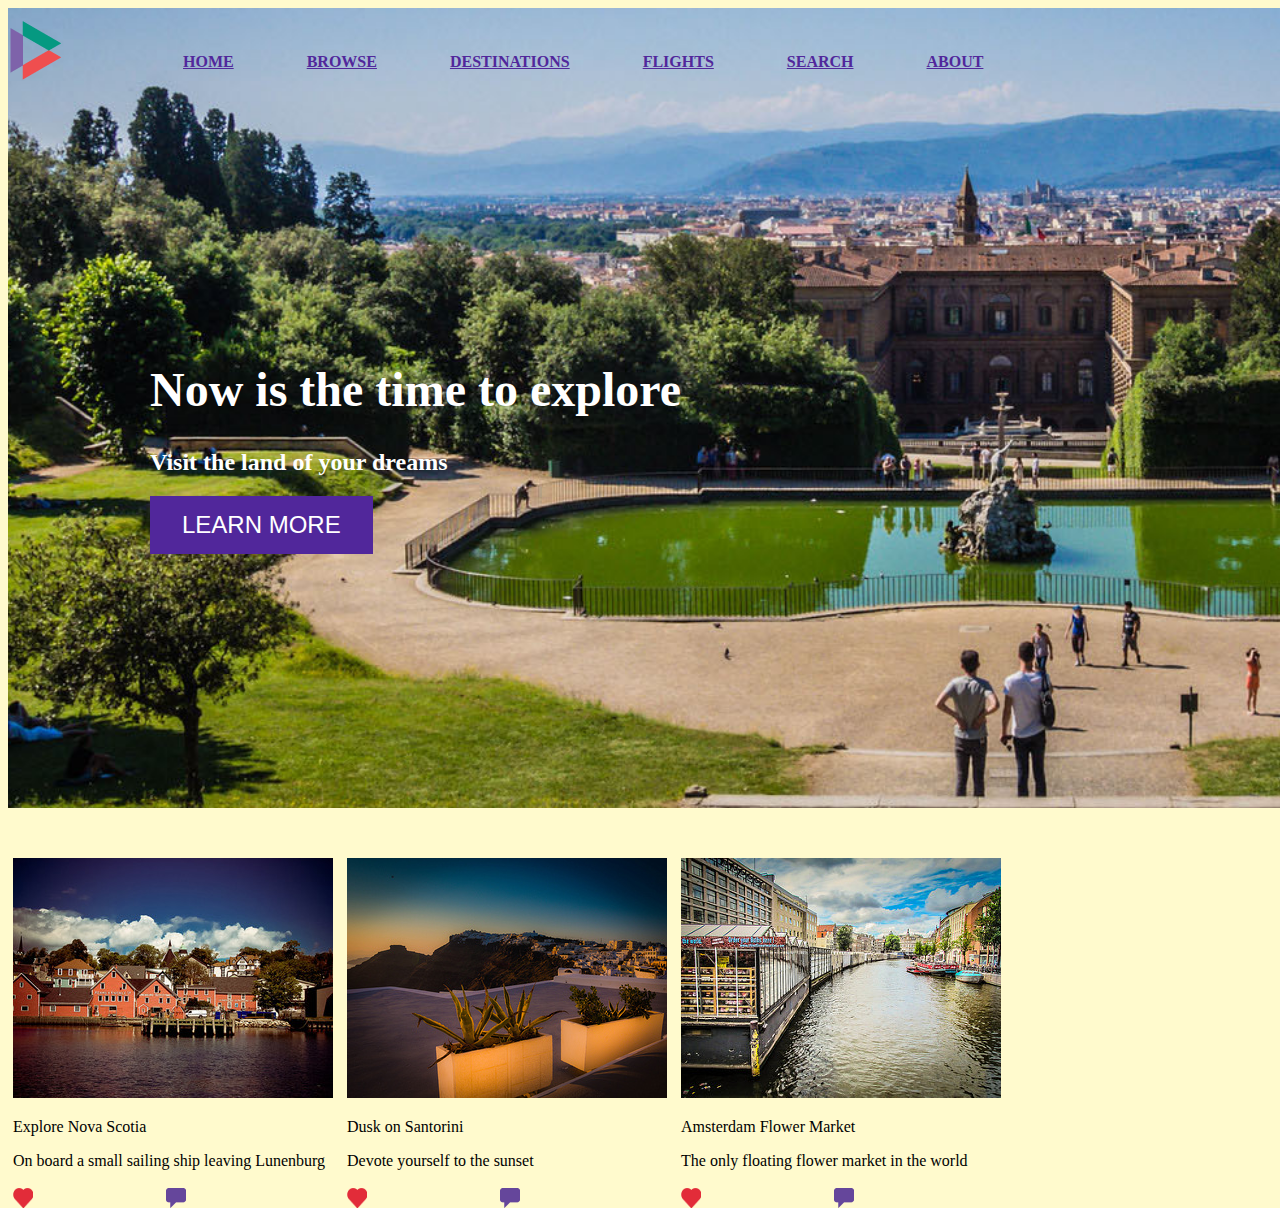
<file: index.html>
<!DOCTYPE html>
<html lang="en">

<head>
	<title>Assignment 1</title>
	<link href = "style.css" rel = "stylesheet"/>
</head>

<body>

   <article>
		
		<div class = "navigation">
			<div class = "logo">
				
			</div>
			<table class = "header">
				<tr>
					<th><a class = "top" href = "index.html">HOME</a></th>
					<th><a class = "top" href = "#">BROWSE</a></th>
					<th><a class = "top" href = "#">DESTINATIONS</a></th>
					<th><a class = "top" href = "#">FLIGHTS</a></th>
					<th><a class = "top" href = "#">SEARCH</a></th>
					<th><a class = "top" href = "#">ABOUT</a></th>
				</tr>
			</table>
		</div>
		
		
		<div class = "box">
			<h1>Now is the time to explore</h1>
			<h2>Visit the land of your dreams</h2>
			<button class = "button">LEARN MORE</button>
		</div>
		
		
		<span class = "img1">
			<a href = "novaScotia.html"><img src = "1-small.jpg"/></a>
			<p>Explore Nova Scotia</p>
			<p>On board a small sailing ship leaving Lunenburg</p>
		</span>
		<span class = "img2">
			<a href = "santorini.html"><img src = "2-small.jpg"/></a>
			<p>Dusk on Santorini</p>
			<p>Devote yourself to the sunset</p>
		</span>
		<span class = "img3">
			<a href = "amsterdam.html"><img src = "3-small.jpg"/></a>
			<p>Amsterdam Flower Market</p>
			<p>The only floating flower market in the world</p>
		</span>
		
   </article>

   </body>
</html>
</file>
<file: style.css>
body {background-color: #fffacd;}

h1 {
	font-size: 48px;
}
h2 {
	font-size: 24px;
}


.box>.button {
	font-size: 24px;
	position: absolute;
	color: white;
	background-color: #51279B;
	text-align: center;
	padding: 15px 32px;
	border: none;
}

.logo {
	background-image: url("logo.png");
	background-repeat: no-repeat;
	position: absolute;
	top: 20px;
	width: 60px;
	height: 60px;
}

.navigation {
	height: 800px;
	width: 1900px;
	background-image: url("florence.jpg");
	background-size: cover;
	background-repeat: no-repeat;
	background-position: center;
}

tr>th {
	padding-right: 70px;
}
	
.top {
	color: #51279B;
}

.header{
	position: absolute;
	top: 50px;
	left: 180px;
	color: #51279B;
}

.box {
	position: absolute;
	bottom: 30%;
	height: 300px;
	width: 700px;
	left: 150px;
	color: white;
}

.img1 {
	position: relative;
	background-image: url("comment.png"), url("heart.png");	
	background-repeat: no-repeat, no-repeat;
	background-position: center bottom, left bottom;
	background-size: 20px 20px, 20px 20px;
	display: inline-block;
	height: 350px;
	width: 325px;
	top: 50px;
	left: 5px;
	
}
.img2 {
	position: relative; 
	background-image: url("comment.png"), url("heart.png");	
	background-repeat: no-repeat, no-repeat;
	background-position: center bottom, left bottom;
	background-size: 20px 20px, 20px 20px;
	display: inline-block;
	height: 350px;
	width: 325px;
	top: 50px;
	left: 10px;
	
}
.img3 {
	position: relative; 
	background-image: url("comment.png"), url("heart.png");	
	background-repeat: no-repeat, no-repeat;
	background-position: center bottom, left bottom;
	background-size: 20px 20px, 20px 20px;
	display: inline-block;
	height: 350px;
	width: 325px;
	top: 50px;
	left: 15px;
	
}
</file>
